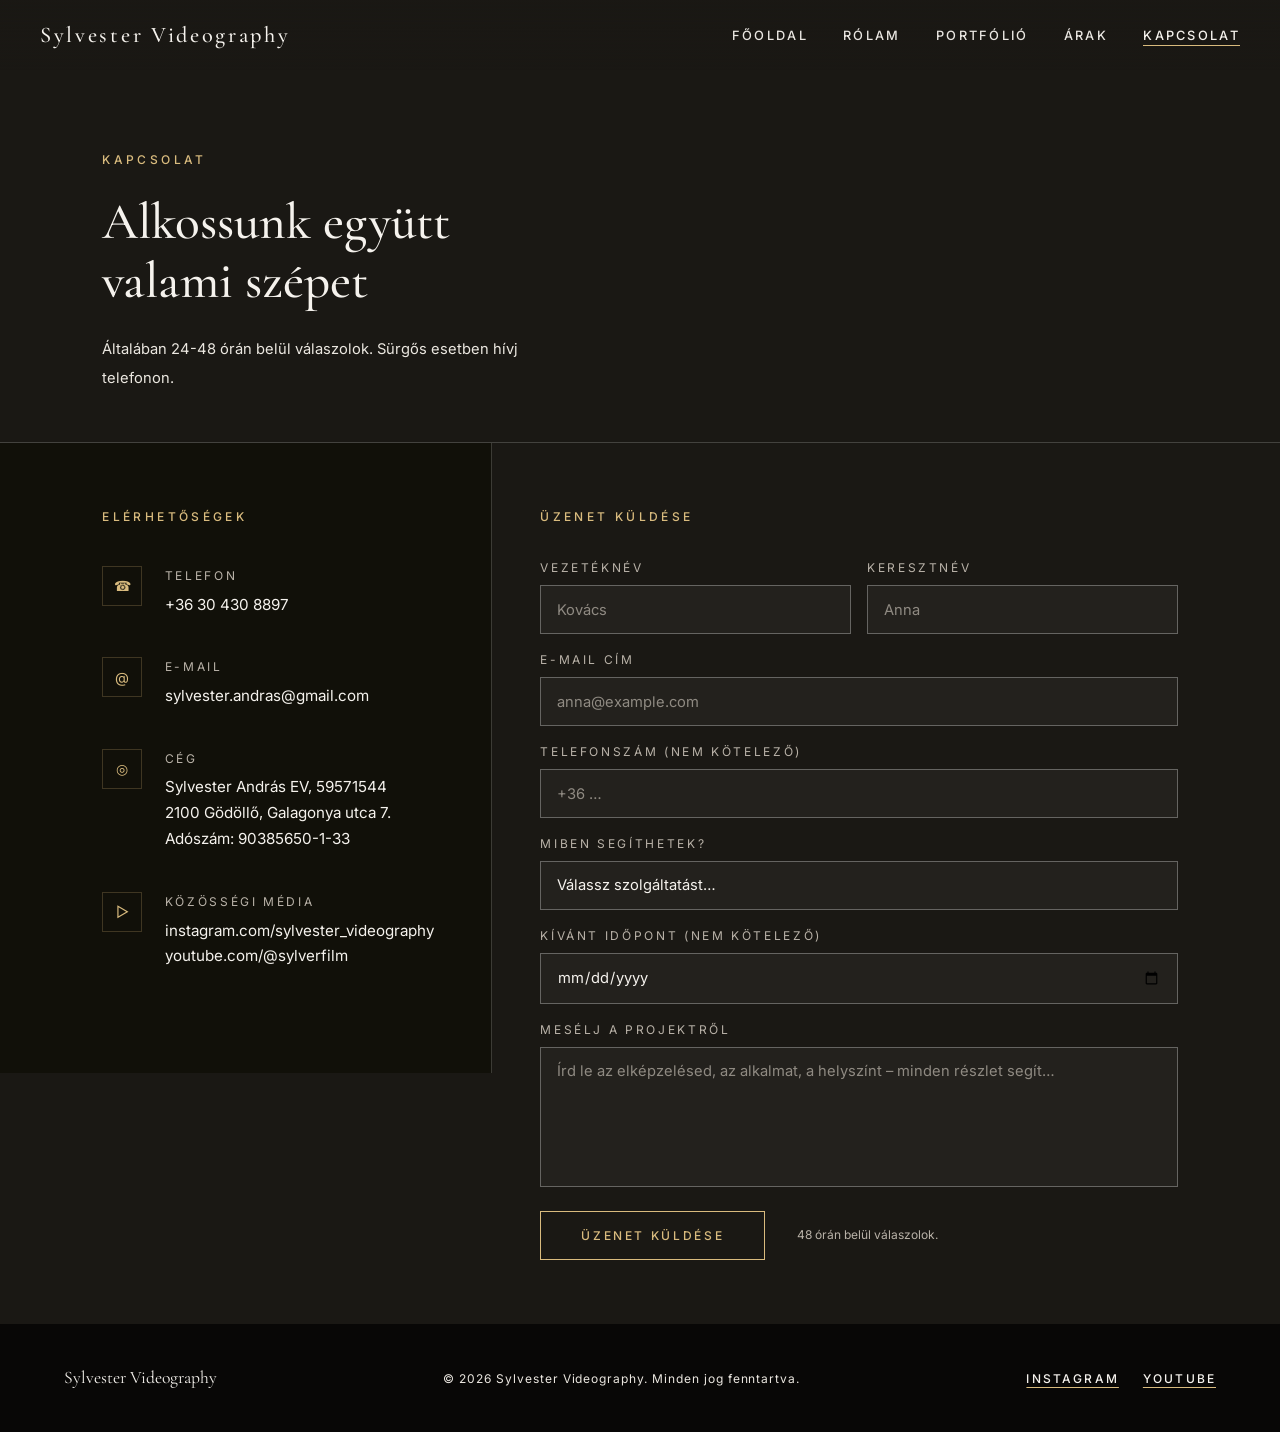
<file: contact.html>
<!DOCTYPE html>
<html lang="hu">
<head>
<meta charset="UTF-8">
<meta name="viewport" content="width=device-width, initial-scale=1.0">
<title>Kapcsolat — Sylvester Videography</title>
<link rel="stylesheet" href="style.css">
<style>
  .contact-hero { padding: calc(var(--nav-h) + 5rem) 8vw 3rem; background: var(--dark); border-bottom: 1px solid rgba(255,255,255,.18); }
  .contact-hero .section-title { margin-top: .5rem; }
  .contact-hero p { font-size: .92rem; color: var(--text); margin-top: 1.5rem; max-width: 480px; line-height: 2; }

  .contact-main { display: grid; grid-template-columns: 1fr 1.6fr; align-items: start; min-height: 80vh; }

  /* ── ADATOK ── */
  .contact-info { background: #111009; padding: 4rem 3rem 4rem 8vw; border-right: 1px solid rgba(255,255,255,.18); }
  .contact-info .section-tag { margin-bottom: 2.5rem; }
  .contact-item { display: flex; gap: 1.4rem; align-items: flex-start; margin-bottom: 2.5rem; }
  .contact-icon { width: 40px; height: 40px; border: 1px solid rgba(200,169,110,.25); display: flex; align-items: center; justify-content: center; flex-shrink: 0; color: var(--accent); font-size: .9rem; }
  .contact-label { font-size: .75rem; letter-spacing: .22em; text-transform: uppercase; color: var(--mid); margin-bottom: .4rem; display: block; }
  .contact-value { font-size: .95rem; color: var(--cream); line-height: 1.7; }
  .contact-value a { color: var(--cream); text-decoration: none; transition: color .25s; }
  .contact-value a:hover { color: var(--accent); }

  /* ── ŰRLAP ── */
  .contact-form { background: var(--dark); padding: 4rem 8vw 4rem 3rem; }
  .contact-form .section-tag { margin-bottom: 2rem; }
  .form-row { display: grid; grid-template-columns: 1fr 1fr; gap: 1rem; }
  .field { display: flex; flex-direction: column; gap: .5rem; margin-bottom: 1rem; }
  .field label { font-size: .75rem; letter-spacing: .22em; text-transform: uppercase; color: var(--mid); }
  .field input, .field textarea, .field select {
    background: rgba(255,255,255,.04); border: 1px solid rgba(255,255,255,.3);
    color: var(--cream); font-family: 'Inter', sans-serif; font-weight: 400;
    font-size: .92rem; padding: .9rem 1rem; outline: none; border-radius: 0;
    transition: border-color .3s; -webkit-appearance: none; appearance: none;
  }
  .field input:focus, .field textarea:focus, .field select:focus { border-color: var(--accent); background: rgba(200,169,110,.04); }
  .field input::placeholder, .field textarea::placeholder { color: #8f8a82; }
  .field textarea { height: 140px; resize: none; }
  .field select option { background: #1a1814; color: var(--cream); }

  .form-actions { display: flex; align-items: center; gap: 2rem; margin-top: 1.5rem; flex-wrap: wrap; }
  .form-note { font-size: .75rem; color: var(--mid); line-height: 1.7; }
  .form-msg { display: none; padding: 1.2rem 1.5rem; margin-top: 1.5rem; font-size: .9rem; line-height: 1.7; border: 1px solid rgba(200,169,110,.3); background: rgba(200,169,110,.08); color: var(--accent); }
  .form-msg.error { border-color: rgba(220,100,100,.4); background: rgba(220,100,100,.08); color: #e08a8a; }

  @media (max-width: 900px) {
    .contact-main { grid-template-columns: 1fr; }
    .contact-info { border-right: none; border-bottom: 1px solid rgba(255,255,255,.18); padding: 3rem 6vw; }
    .contact-form { padding: 3rem 6vw; }
    .form-row { grid-template-columns: 1fr; }
  }
</style>
</head>
<body>

<nav id="navbar">
  <a href="index.html" class="logo">Sylvester Videography</a>
  <ul class="nav-links">
    <li><a href="index.html">Főoldal</a></li>
    <li><a href="about.html">Rólam</a></li>
    <li><a href="portfolio.html">Portfólió</a></li>
    <li><a href="prices.html">Árak</a></li>
    <li><a href="contact.html" class="active">Kapcsolat</a></li>
  </ul>
  <div class="hamburger" onclick="toggleMenu()"><span></span><span></span><span></span></div>
</nav>

<div class="mobile-menu" id="mobileMenu">
  <a href="index.html" onclick="toggleMenu()">Főoldal</a>
  <a href="about.html" onclick="toggleMenu()">Rólam</a>
  <a href="portfolio.html" onclick="toggleMenu()">Portfólió</a>
  <a href="prices.html" onclick="toggleMenu()">Árak</a>
  <a href="contact.html" onclick="toggleMenu()">Kapcsolat</a>
</div>

<div class="contact-hero">
  <span class="section-tag">Kapcsolat</span>
  <h1 class="section-title">Alkossunk együtt<br>valami szépet</h1>
  <p>Általában 24-48 órán belül válaszolok. Sürgős esetben hívj telefonon.</p>
</div>

<div class="contact-main">

  <!-- ADATOK -->
  <div class="contact-info">
    <span class="section-tag">Elérhetőségek</span>

    <div class="contact-item">
      <div class="contact-icon">☎</div>
      <div>
        <span class="contact-label">Telefon</span>
        <div class="contact-value"><a href="tel:+36304308897">+36 30 430 8897</a></div>
      </div>
    </div>

    <div class="contact-item">
      <div class="contact-icon">@</div>
      <div>
        <span class="contact-label">E-mail</span>
        <div class="contact-value"><a href="mailto:sylvester.andras@gmail.com">sylvester.andras@gmail.com</a></div>
      </div>
    </div>

    <div class="contact-item">
      <div class="contact-icon">◎</div>
      <div>
        <span class="contact-label">Cég</span>
        <div class="contact-value">
          Sylvester András EV, 59571544<br>
          2100 Gödöllő, Galagonya utca 7.<br>
          Adószám: 90385650-1-33
        </div>
      </div>
    </div>

    <div class="contact-item">
      <div class="contact-icon">▷</div>
      <div>
        <span class="contact-label">Közösségi média</span>
        <div class="contact-value">
          <a href="https://instagram.com/sylvester_videography">instagram.com/sylvester_videography</a><br>
          <a href="https://youtube.com/@sylverfilm">youtube.com/@sylverfilm</a>
        </div>
      </div>
    </div>
  </div>

  <!-- ŰRLAP -->
  <div class="contact-form">
    <span class="section-tag">Üzenet küldése</span>

    <form id="contactForm">
      <!-- FormSubmit beállítások -->
      <input type="hidden" name="_subject" value="[VIDEO]">
      <input type="hidden" name="_captcha" value="false">
      <input type="hidden" name="_template" value="table">

      <div class="form-row">
        <div class="field">
          <label for="vnev">Vezetéknév</label>
          <input type="text" id="vnev" name="Vezetéknév" placeholder="Kovács" required>
        </div>
        <div class="field">
          <label for="knev">Keresztnév</label>
          <input type="text" id="knev" name="Keresztnév" placeholder="Anna" required>
        </div>
      </div>

      <div class="field">
        <label for="email">E-mail cím</label>
        <input type="email" id="email" name="email" placeholder="anna@example.com" required>
      </div>

      <div class="field">
        <label for="telefon">Telefonszám (nem kötelező)</label>
        <input type="tel" id="telefon" name="Telefonszám" placeholder="+36 …">
      </div>

      <div class="field">
        <label for="szolgaltatas">Miben segíthetek?</label>
        <select id="szolgaltatas" name="Szolgáltatás">
          <option value="">Válassz szolgáltatást…</option>
          <option>Esküvő – Alap</option>
          <option>Esküvő – Teljes</option>
          <option>Esküvő – Extra</option>
          <option>Rendezvényvideózás / Fotózás</option>
          <option>Kisfilm, rövid tartalmak, egyebek</option>
          <option>Egyéb</option>
        </select>
      </div>

      <div class="field">
        <label for="datum">Kívánt időpont (nem kötelező)</label>
        <input type="date" id="datum" name="Kívánt időpont">
      </div>

      <div class="field">
        <label for="uzenet">Mesélj a projektről</label>
        <textarea id="uzenet" name="Üzenet" placeholder="Írd le az elképzelésed, az alkalmat, a helyszínt – minden részlet segít…" required></textarea>
      </div>

      <div class="form-actions">
        <button type="submit" class="btn" id="sendBtn">Üzenet küldése</button>
        <p class="form-note">48 órán belül válaszolok.</p>
      </div>

      <div class="form-msg" id="formMsg"></div>
    </form>
  </div>

</div>

<footer>
  <div class="footer-logo">Sylvester Videography</div>
  <p class="footer-copy">© 2026 Sylvester Videography. Minden jog fenntartva.</p>
  <div class="footer-social">
    <a href="https://instagram.com/sylvester_videography">Instagram</a>
    <a href="https://youtube.com/@sylverfilm">YouTube</a>
  </div>
</footer>

<script>
  window.addEventListener('scroll', () => {
    document.getElementById('navbar').classList.toggle('solid', window.scrollY > 60);
  });
  function toggleMenu() { document.getElementById('mobileMenu').classList.toggle('open'); }

  // Az üzenet a .... címre megy (FormSubmit szolgáltatáson keresztül)
  const form = document.getElementById('contactForm');
  const msg = document.getElementById('formMsg');
  const btn = document.getElementById('sendBtn');

  form.addEventListener('submit', async e => {
    e.preventDefault();
    btn.disabled = true;
    btn.style.opacity = '.4';
    try {
      const res = await fetch('https://formsubmit.co/ajax/sylvester.andras@gmail.comm', {
        method: 'POST',
        headers: { 'Content-Type': 'application/json', 'Accept': 'application/json' },
        body: JSON.stringify(Object.fromEntries(new FormData(form)))
      });
      if (!res.ok) throw new Error();
      msg.className = 'form-msg';
      msg.textContent = '✓  Köszönöm az üzenetet! 48 órán belül jelentkezem.';
      form.reset();
    } catch (err) {
      msg.className = 'form-msg error';
      msg.textContent = 'Hiba történt a küldés közben. Kérlek, írj közvetlenül a sylvester.andras@gmail.com címre.';
      btn.disabled = false;
      btn.style.opacity = '1';
    }
    msg.style.display = 'block';
  });
</script>
</body>
</html>
</file>
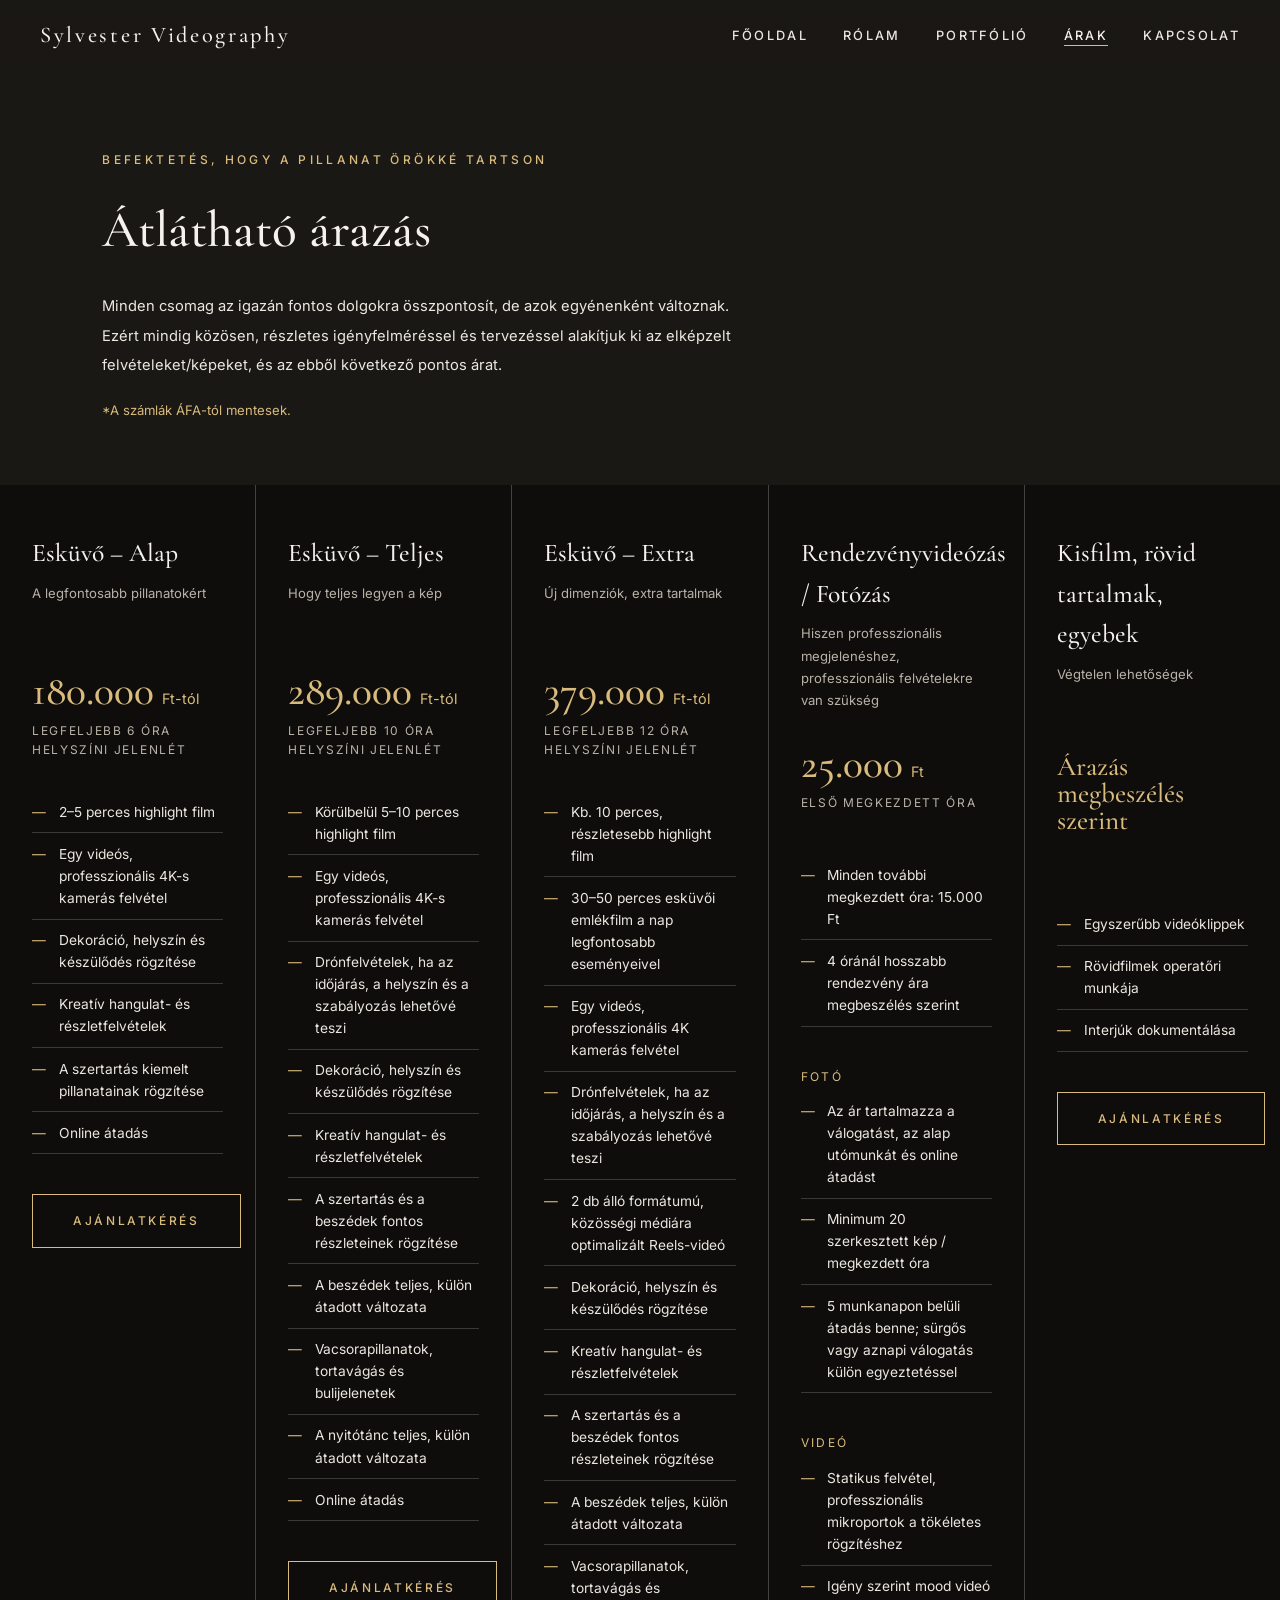
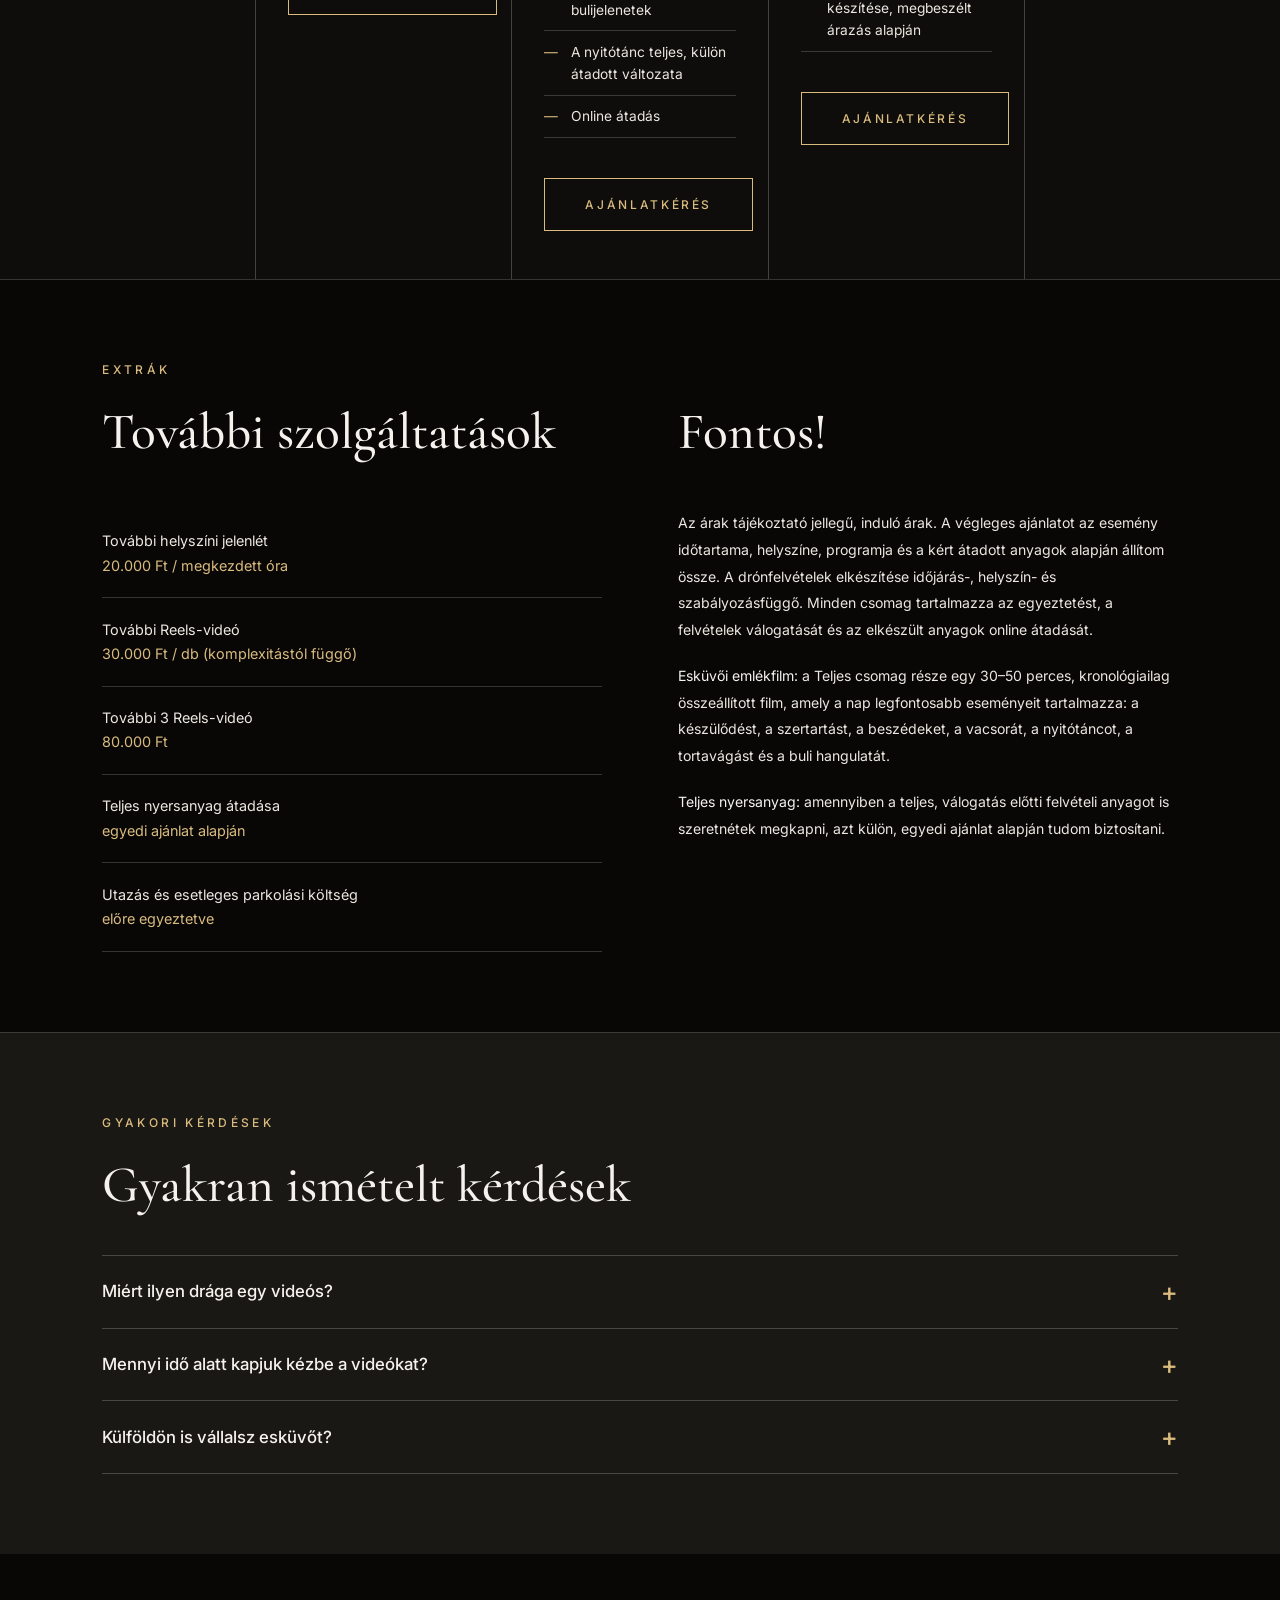
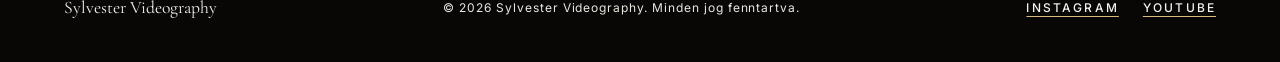
<file: prices.html>
<!DOCTYPE html>
<html lang="hu">
<head>
<meta charset="UTF-8">
<meta name="viewport" content="width=device-width, initial-scale=1.0">
<title>Árak — Sylvester Videography</title>
<link rel="stylesheet" href="style.css">
<style>
  .page-header {
    padding: calc(var(--nav-h) + 5rem) 8vw 4rem;
    background: var(--dark);
    display: flex; flex-direction: column; align-items: flex-start;
  }
  .page-header .section-title { margin-top: .5rem; }
  .page-intro { font-size: .92rem; line-height: 2; color: var(--text); max-width: 640px; margin-top: 2rem; }
  .page-vat { font-size: .82rem; color: var(--accent); margin-top: 1.2rem; }

  /* ── CSOMAGOK ── */
  .packages {
    display: grid; grid-template-columns: repeat(auto-fit, minmax(250px, 1fr));
    gap: 1px; background: rgba(255,255,255,.18);
  }
  .package { background: #0e0d0b; padding: 3rem 2rem; transition: background .3s; }
  .package:hover { background: #161410; }
  .pkg-name { font-family: 'Cormorant Garamond', serif; font-size: 1.6rem; font-weight: 500; margin-bottom: .5rem; }
  .pkg-tagline { font-size: .82rem; line-height: 1.7; color: var(--mid); margin-bottom: 2rem; min-height: 3.6rem; }
  .pkg-price { display: flex; align-items: baseline; gap: .5rem; margin-bottom: .5rem; }
  .pkg-amount { font-family: 'Cormorant Garamond', serif; font-size: 2.6rem; font-weight: 500; color: var(--accent); line-height: 1; }
  .pkg-amount.custom { font-size: 1.7rem; }
  .pkg-currency { font-size: .9rem; color: var(--accent); }
  .pkg-duration { font-size: .75rem; letter-spacing: .14em; text-transform: uppercase; color: var(--mid); margin-bottom: 2rem; display: block; min-height: 1.8rem; }

  .pkg-features { list-style: none; margin-bottom: 2.5rem; }
  .pkg-features li {
    font-size: .86rem; line-height: 1.6; color: var(--text);
    padding: .6rem 0; border-bottom: 1px solid rgba(255,255,255,.18);
    display: flex; gap: .8rem;
  }
  .pkg-features li::before { content: '—'; color: var(--accent); flex-shrink: 0; }
  .pkg-sub { font-size: .75rem; letter-spacing: .2em; text-transform: uppercase; color: var(--accent); margin: 1.5rem 0 .3rem; }

  /* ── EXTRÁK + FONTOS ── */
  .extras { background: #080706; padding: 5rem 8vw; border-top: 1px solid rgba(255,255,255,.18); }
  .extras .section-title { margin-bottom: 3rem; }
  .extras-grid { display: grid; grid-template-columns: 1fr 1fr; gap: 6vw; }
  .addon { padding: 1.2rem 0; border-bottom: 1px solid rgba(255,255,255,.18); font-size: .9rem; color: var(--text); line-height: 1.7; }
  .addon b { color: var(--accent); font-weight: 400; display: block; }
  .notes p { font-size: .88rem; line-height: 1.9; color: var(--text); margin-bottom: 1.2rem; }
  .notes strong { color: var(--cream); font-weight: 400; }

  /* ── GYIK ── */
  .faq { background: var(--dark); padding: 5rem 8vw; border-top: 1px solid rgba(255,255,255,.15); }
  .faq .section-title { margin-bottom: 2.5rem; }
  .faq details { border-top: 1px solid rgba(255,255,255,.2); padding: 1.4rem 0; }
  .faq details:last-of-type { border-bottom: 1px solid rgba(255,255,255,.2); }
  .faq summary {
    cursor: pointer; list-style: none; display: flex; justify-content: space-between; align-items: center; gap: 1rem;
    font-size: 1.05rem; font-weight: 500; color: var(--cream);
  }
  .faq summary::-webkit-details-marker { display: none; }
  .faq summary::after { content: '+'; color: var(--accent); font-size: 1.6rem; line-height: 1; transition: transform .3s; flex-shrink: 0; }
  .faq details[open] summary::after { transform: rotate(45deg); }
  .faq details p { margin-top: 1rem; font-size: 1rem; line-height: 1.9; color: var(--text); max-width: 760px; }

  @media (max-width: 768px) {
    .extras-grid { grid-template-columns: 1fr; }
    .pkg-tagline, .pkg-duration { min-height: 0; }
  }
</style>
</head>
<body>

<nav id="navbar">
  <a href="index.html" class="logo">Sylvester Videography</a>
  <ul class="nav-links">
    <li><a href="index.html">Főoldal</a></li>
    <li><a href="about.html">Rólam</a></li>
    <li><a href="portfolio.html">Portfólió</a></li>
    <li><a href="prices.html" class="active">Árak</a></li>
    <li><a href="contact.html">Kapcsolat</a></li>
  </ul>
  <div class="hamburger" onclick="toggleMenu()"><span></span><span></span><span></span></div>
</nav>

<div class="mobile-menu" id="mobileMenu">
  <a href="index.html" onclick="toggleMenu()">Főoldal</a>
  <a href="about.html" onclick="toggleMenu()">Rólam</a>
  <a href="portfolio.html" onclick="toggleMenu()">Portfólió</a>
  <a href="prices.html" onclick="toggleMenu()">Árak</a>
  <a href="contact.html" onclick="toggleMenu()">Kapcsolat</a>
</div>

<div class="page-header">
  <span class="section-tag">Befektetés, hogy a pillanat örökké tartson</span>
  <h1 class="section-title">Átlátható árazás</h1>
  <p class="page-intro">Minden csomag az igazán fontos dolgokra összpontosít, de azok egyénenként változnak. Ezért mindig közösen, részletes igényfelméréssel és tervezéssel alakítjuk ki az elképzelt felvételeket/képeket, és az ebből következő pontos árat.</p>
  <p class="page-vat">*A számlák ÁFA-tól mentesek.</p>
</div>

<div class="packages">

  <div class="package">
    <div class="pkg-name">Esküvő – Alap</div>
    <div class="pkg-tagline">A legfontosabb pillanatokért</div>
    <div class="pkg-price"><span class="pkg-amount">180.000</span><span class="pkg-currency">Ft-tól</span></div>
    <span class="pkg-duration">Legfeljebb 6 óra helyszíni jelenlét</span>
    <ul class="pkg-features">
      <li>2–5 perces highlight film</li>
      <li>Egy videós, professzionális 4K-s kamerás felvétel</li>
      <li>Dekoráció, helyszín és készülődés rögzítése</li>
      <li>Kreatív hangulat- és részletfelvételek</li>
      <li>A szertartás kiemelt pillanatainak rögzítése</li>
      <li>Online átadás</li>
    </ul>
    <a href="contact.html" class="btn">Ajánlatkérés</a>
  </div>

  <div class="package">
    <div class="pkg-name">Esküvő – Teljes</div>
    <div class="pkg-tagline">Hogy teljes legyen a kép</div>
    <div class="pkg-price"><span class="pkg-amount">289.000</span><span class="pkg-currency">Ft-tól</span></div>
    <span class="pkg-duration">Legfeljebb 10 óra helyszíni jelenlét</span>
    <ul class="pkg-features">
      <li>Körülbelül 5–10 perces highlight film</li>
      <li>Egy videós, professzionális 4K-s kamerás felvétel</li>
      <li>Drónfelvételek, ha az időjárás, a helyszín és a szabályozás lehetővé teszi</li>
      <li>Dekoráció, helyszín és készülődés rögzítése</li>
      <li>Kreatív hangulat- és részletfelvételek</li>
      <li>A szertartás és a beszédek fontos részleteinek rögzítése</li>
      <li>A beszédek teljes, külön átadott változata</li>
      <li>Vacsorapillanatok, tortavágás és bulijelenetek</li>
      <li>A nyitótánc teljes, külön átadott változata</li>
      <li>Online átadás</li>
    </ul>
    <a href="contact.html" class="btn">Ajánlatkérés</a>
  </div>

  <div class="package">
    <div class="pkg-name">Esküvő – Extra</div>
    <div class="pkg-tagline">Új dimenziók, extra tartalmak</div>
    <div class="pkg-price"><span class="pkg-amount">379.000</span><span class="pkg-currency">Ft-tól</span></div>
    <span class="pkg-duration">Legfeljebb 12 óra helyszíni jelenlét</span>
    <ul class="pkg-features">
      <li>Kb. 10 perces, részletesebb highlight film</li>
      <li>30–50 perces esküvői emlékfilm a nap legfontosabb eseményeivel</li>
      <li>Egy videós, professzionális 4K kamerás felvétel</li>
      <li>Drónfelvételek, ha az időjárás, a helyszín és a szabályozás lehetővé teszi</li>
      <li>2 db álló formátumú, közösségi médiára optimalizált Reels-videó</li>
      <li>Dekoráció, helyszín és készülődés rögzítése</li>
      <li>Kreatív hangulat- és részletfelvételek</li>
      <li>A szertartás és a beszédek fontos részleteinek rögzítése</li>
      <li>A beszédek teljes, külön átadott változata</li>
      <li>Vacsorapillanatok, tortavágás és bulijelenetek</li>
      <li>A nyitótánc teljes, külön átadott változata</li>
      <li>Online átadás</li>
    </ul>
    <a href="contact.html" class="btn">Ajánlatkérés</a>
  </div>

  <div class="package">
    <div class="pkg-name">Rendezvényvideózás / Fotózás</div>
    <div class="pkg-tagline">Hiszen professzionális megjelenéshez, professzionális felvételekre van szükség</div>
    <div class="pkg-price"><span class="pkg-amount">25.000</span><span class="pkg-currency">Ft</span></div>
    <span class="pkg-duration">Első megkezdett óra</span>
    <ul class="pkg-features">
      <li>Minden további megkezdett óra: 15.000 Ft</li>
      <li>4 óránál hosszabb rendezvény ára megbeszélés szerint</li>
    </ul>
    <div class="pkg-sub">Fotó</div>
    <ul class="pkg-features">
      <li>Az ár tartalmazza a válogatást, az alap utómunkát és online átadást</li>
      <li>Minimum 20 szerkesztett kép / megkezdett óra</li>
      <li>5 munkanapon belüli átadás benne; sürgős vagy aznapi válogatás külön egyeztetéssel</li>
    </ul>
    <div class="pkg-sub">Videó</div>
    <ul class="pkg-features">
      <li>Statikus felvétel, professzionális mikroportok a tökéletes rögzítéshez</li>
      <li>Igény szerint mood videó készítése, megbeszélt árazás alapján</li>
    </ul>
    <a href="contact.html" class="btn">Ajánlatkérés</a>
  </div>

  <div class="package">
    <div class="pkg-name">Kisfilm, rövid tartalmak, egyebek</div>
    <div class="pkg-tagline">Végtelen lehetőségek</div>
    <div class="pkg-price"><span class="pkg-amount custom">Árazás megbeszélés szerint</span></div>
    <span class="pkg-duration"></span>
    <ul class="pkg-features">
      <li>Egyszerűbb videóklippek</li>
      <li>Rövidfilmek operatőri munkája</li>
      <li>Interjúk dokumentálása</li>
    </ul>
    <a href="contact.html" class="btn">Ajánlatkérés</a>
  </div>

</div>

<!-- EXTRÁK + FONTOS -->
<div class="extras">
  <span class="section-tag">Extrák</span>
  <div class="extras-grid">
    <div>
      <h2 class="section-title">További szolgáltatások</h2>
      <div class="addon">További helyszíni jelenlét<b>20.000 Ft / megkezdett óra</b></div>
      <div class="addon">További Reels-videó<b>30.000 Ft / db (komplexitástól függő)</b></div>
      <div class="addon">További 3 Reels-videó<b>80.000 Ft</b></div>
      <div class="addon">Teljes nyersanyag átadása<b>egyedi ajánlat alapján</b></div>
      <div class="addon">Utazás és esetleges parkolási költség<b>előre egyeztetve</b></div>
    </div>
    <div class="notes">
      <h2 class="section-title">Fontos!</h2>
      <p>Az árak tájékoztató jellegű, induló árak. A végleges ajánlatot az esemény időtartama, helyszíne, programja és a kért átadott anyagok alapján állítom össze. A drónfelvételek elkészítése időjárás-, helyszín- és szabályozásfüggő. Minden csomag tartalmazza az egyeztetést, a felvételek válogatását és az elkészült anyagok online átadását.</p>
      <p><strong>Esküvői emlékfilm:</strong> a Teljes csomag része egy 30–50 perces, kronológiailag összeállított film, amely a nap legfontosabb eseményeit tartalmazza: a készülődést, a szertartást, a beszédeket, a vacsorát, a nyitótáncot, a tortavágást és a buli hangulatát.</p>
      <p><strong>Teljes nyersanyag:</strong> amennyiben a teljes, válogatás előtti felvételi anyagot is szeretnétek megkapni, azt külön, egyedi ajánlat alapján tudom biztosítani.</p>
    </div>
  </div>
</div>

<!-- GYIK -->
<div class="faq">
  <span class="section-tag">Gyakori kérdések</span>
  <h2 class="section-title">Gyakran ismételt kérdések</h2>

  <details>
    <summary>Miért ilyen drága egy videós?</summary>
    <p>A legtöbb szakma drága felszerelést és rengeteg tapasztalatot igényel. A nagy nap rögzítése valóban „csak” 6–12 óra intenzív forgatás, azonban a videók megvágása további 20–60 órát is igénybe vehet, komplexitástól függően.</p>
  </details>
  <details>
    <summary>Mennyi idő alatt kapjuk kézbe a videókat?</summary>
    <p>A nyári csúcsidőszakban előfordulhat 6–8 hét is, de alapvetően 3–6 héten belül.</p>
  </details>
  <details>
    <summary>Külföldön is vállalsz esküvőt?</summary>
    <p>Természetesen. Megbeszélés szerinti kiszállási/tartózkodási díjjal.</p>
  </details>
</div>

<footer>
  <div class="footer-logo">Sylvester Videography</div>
  <p class="footer-copy">© 2026 Sylvester Videography. Minden jog fenntartva.</p>
  <div class="footer-social">
    <a href="https://instagram.com/sylvester_videography">Instagram</a>
    <a href="https://youtube.com/@sylverfilm">YouTube</a>
  </div>
</footer>

<script>
  window.addEventListener('scroll', () => {
    document.getElementById('navbar').classList.toggle('solid', window.scrollY > 60);
  });
  function toggleMenu() { document.getElementById('mobileMenu').classList.toggle('open'); }
</script>
</body>
</html>
</file>
<file: style.css>
@import url('https://fonts.googleapis.com/css2?family=Cormorant+Garamond:ital,wght@0,500;0,600;1,500&family=Inter:wght@400;500;600&display=swap');

*, *::before, *::after { margin: 0; padding: 0; box-sizing: border-box; }

:root {
  --cream: #f5f2ed;
  --dark: #1a1814;
  --mid: #b9b2a8;
  --text: #ebe7e0;
  --accent: #d9bb7e;
  --nav-h: 70px;
}

html { font-size: 16px; }
body {
  line-height: 1.6;
  font-family: 'Inter', sans-serif;
  font-weight: 400;
  background: var(--dark);
  color: var(--cream);
  overflow-x: hidden;
}

/* ── NAV ── */
nav {
  position: fixed; top: 0; left: 0; width: 100%; height: var(--nav-h);
  display: flex; align-items: center; justify-content: space-between;
  padding: 0 2.5rem; z-index: 100;
  background: linear-gradient(to bottom, rgba(26,24,20,.85) 0%, transparent 100%);
  transition: background .4s;
}
nav.solid { background: rgba(26,24,20,.97); }
.logo {
  font-family: 'Cormorant Garamond', serif; font-size: 1.4rem;
  font-weight: 500; letter-spacing: .12em; color: var(--cream); text-decoration: none;
}

.nav-links { display: flex; gap: 2.2rem; list-style: none; }
.nav-links a {
  font-size: .8rem; letter-spacing: .18em; text-transform: uppercase;
  color: var(--cream); text-decoration: none; opacity: .95; transition: opacity .25s;
}
.nav-links a:hover, .nav-links a.active { opacity: 1; }
.nav-links a.active { border-bottom: 1px solid var(--accent); padding-bottom: 2px; }

.hamburger { display: none; flex-direction: column; gap: 5px; cursor: pointer; }
.hamburger span { width: 24px; height: 1px; background: var(--cream); transition: all .3s; }

.mobile-menu {
  display: none; position: fixed; inset: 0; background: rgba(26,24,20,.97);
  flex-direction: column; align-items: center; justify-content: center;
  gap: 2.5rem; z-index: 99;
}
.mobile-menu.open { display: flex; }
.mobile-menu a {
  font-size: 1.6rem; font-family: 'Cormorant Garamond', serif;
  color: var(--cream); text-decoration: none; letter-spacing: .1em;
}

/* ── SHARED TYPOGRAPHY ── */
.section-tag {
  font-size: .75rem; letter-spacing: .28em; text-transform: uppercase;
  color: var(--accent); margin-bottom: 1.5rem; display: block;
}
.section-title {
  font-family: 'Cormorant Garamond', serif;
  font-size: clamp(2rem, 4vw, 3.2rem); font-weight: 500; line-height: 1.15;
}
.divider { width: 40px; height: 1px; background: var(--accent); margin: 2.5rem 0; }

/* ── FOOTER ── */
footer {
  background: #080706; padding: 2.5rem 5vw;
  display: flex; align-items: center; justify-content: space-between; flex-wrap: wrap; gap: 1rem;
}
.footer-logo { font-family: 'Cormorant Garamond', serif; font-size: 1.1rem; color: var(--cream); }
.footer-copy { font-size: .75rem; color: var(--text); letter-spacing: .08em; }
.footer-social { display: flex; gap: 1.5rem; }
.footer-social a {
  font-size: .75rem; letter-spacing: .18em; text-transform: uppercase;
  color: var(--cream); text-decoration: underline; text-decoration-color: var(--accent); text-underline-offset: 4px; transition: color .25s;
}
.footer-social a:hover { color: var(--accent); }

/* ── SHARED BTN ── */
.btn {
  background: transparent; border: 1px solid var(--accent); color: var(--accent);
  font-family: 'Inter', sans-serif; font-size: .75rem; letter-spacing: .22em;
  text-transform: uppercase; padding: 1rem 2.5rem; cursor: pointer;
  transition: background .3s, color .3s; display: inline-block; text-decoration: none;
}
.btn:hover { background: var(--accent); color: var(--dark); }

/* ── RESPONSIVE NAV ── */
@media (max-width: 768px) {
  .nav-links { display: none; }
  .hamburger { display: flex; }
  footer { flex-direction: column; text-align: center; }
}

/* Jobb olvashatóság: a kis, nagybetűs feliratok vastagabbak */
.nav-links a, .section-tag, .btn, .footer-social a { font-weight: 500; }
</file>
